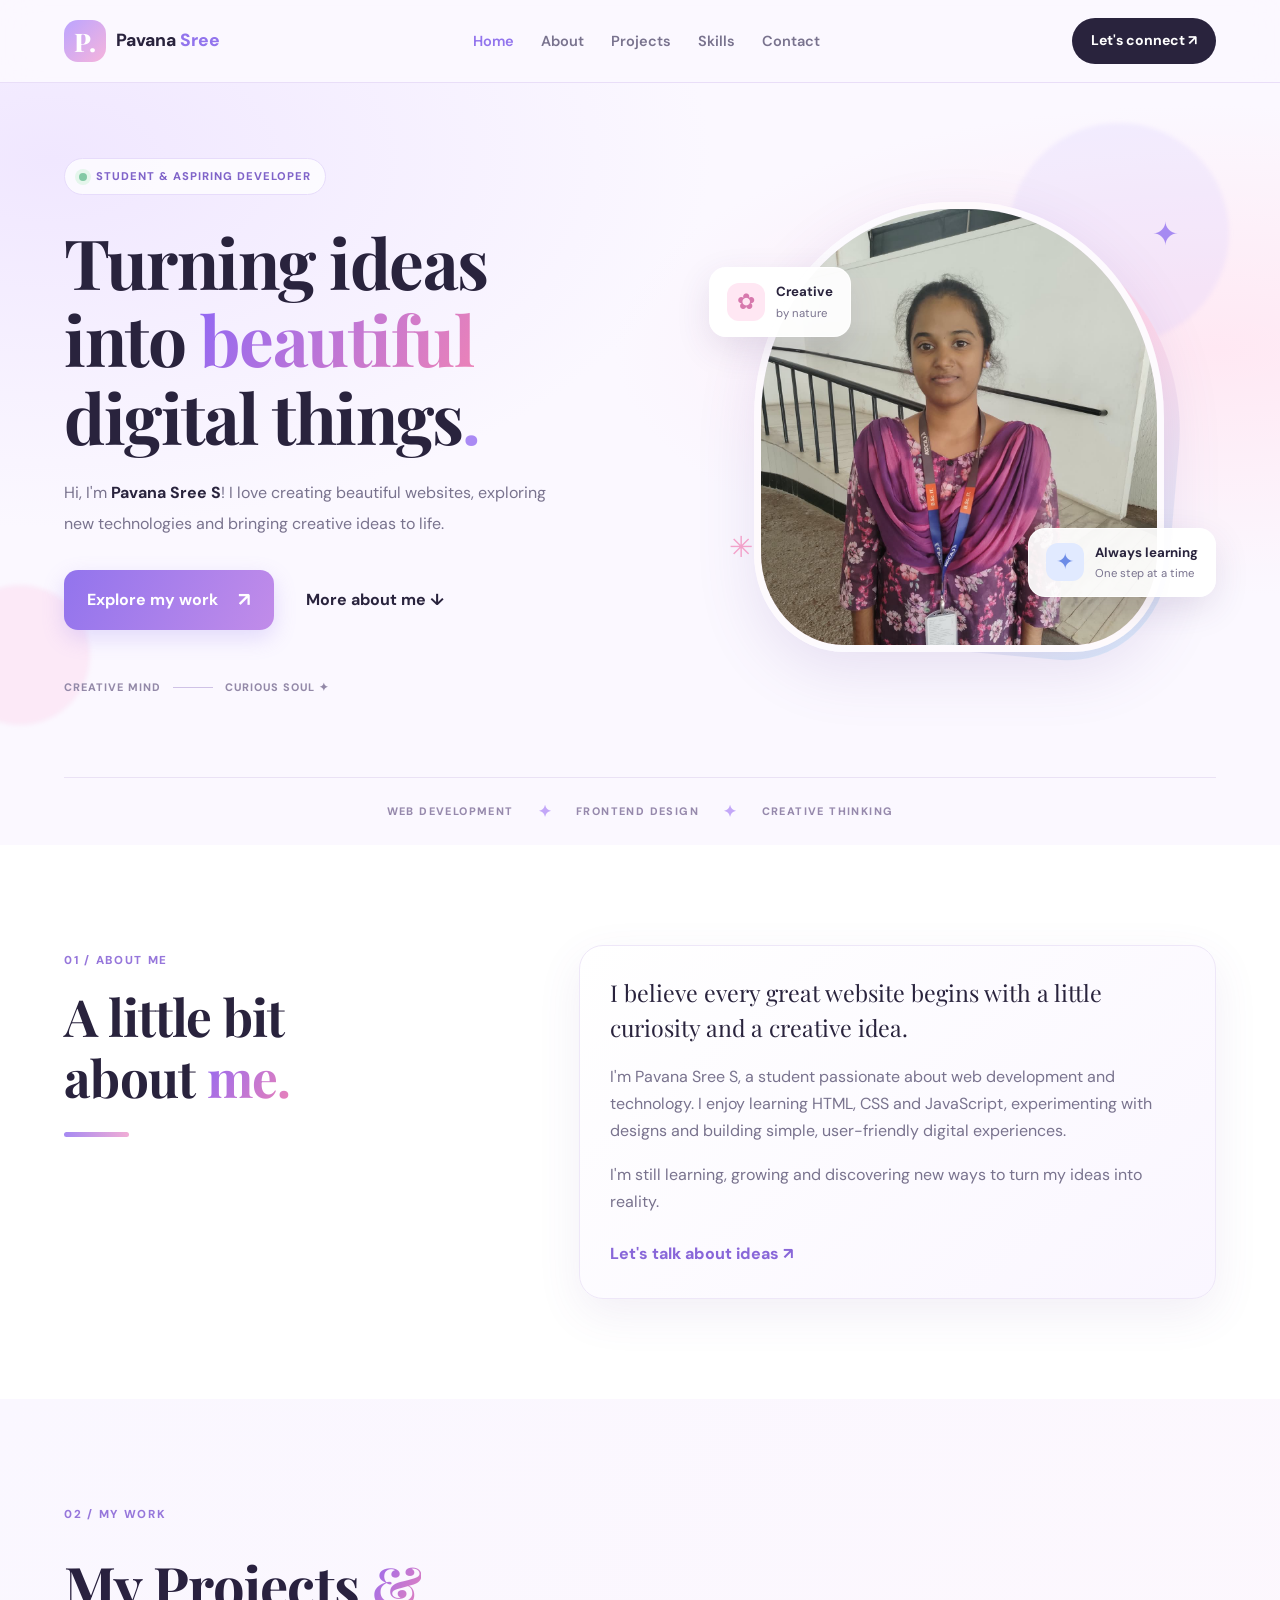
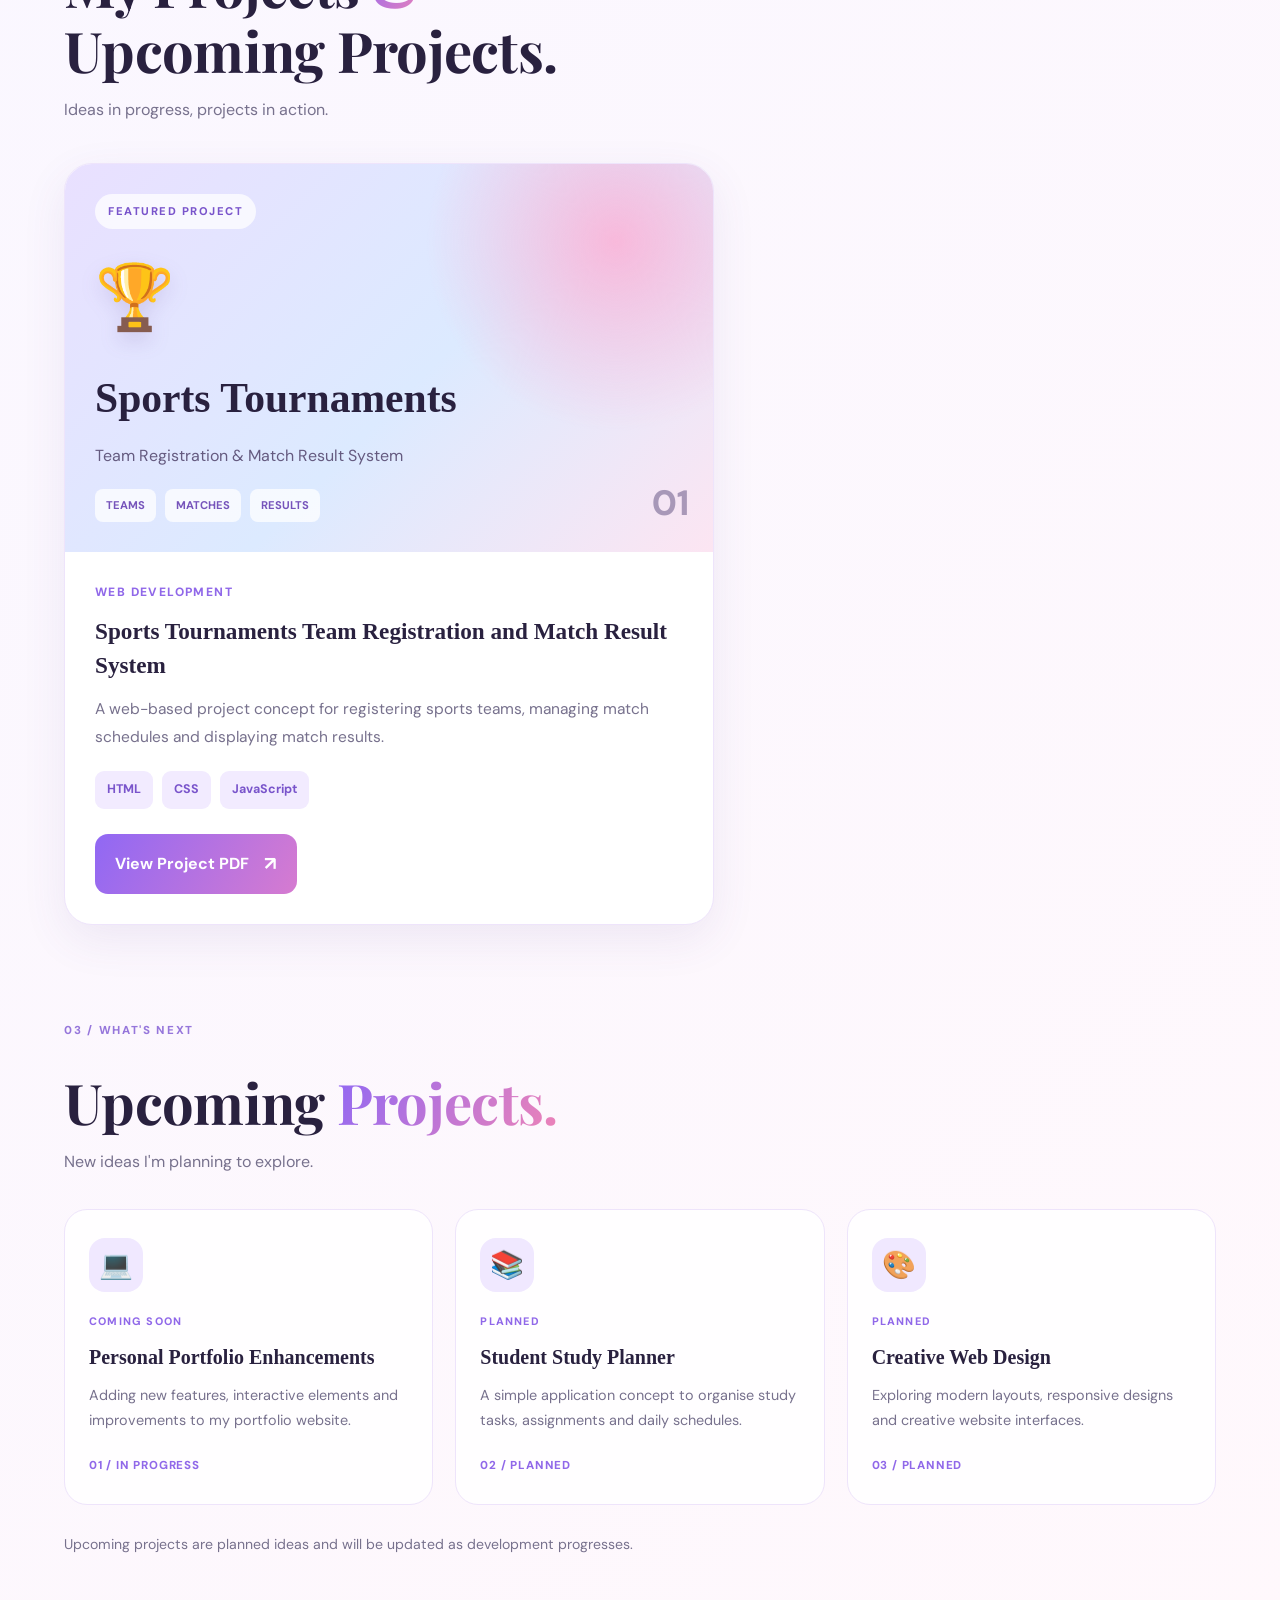
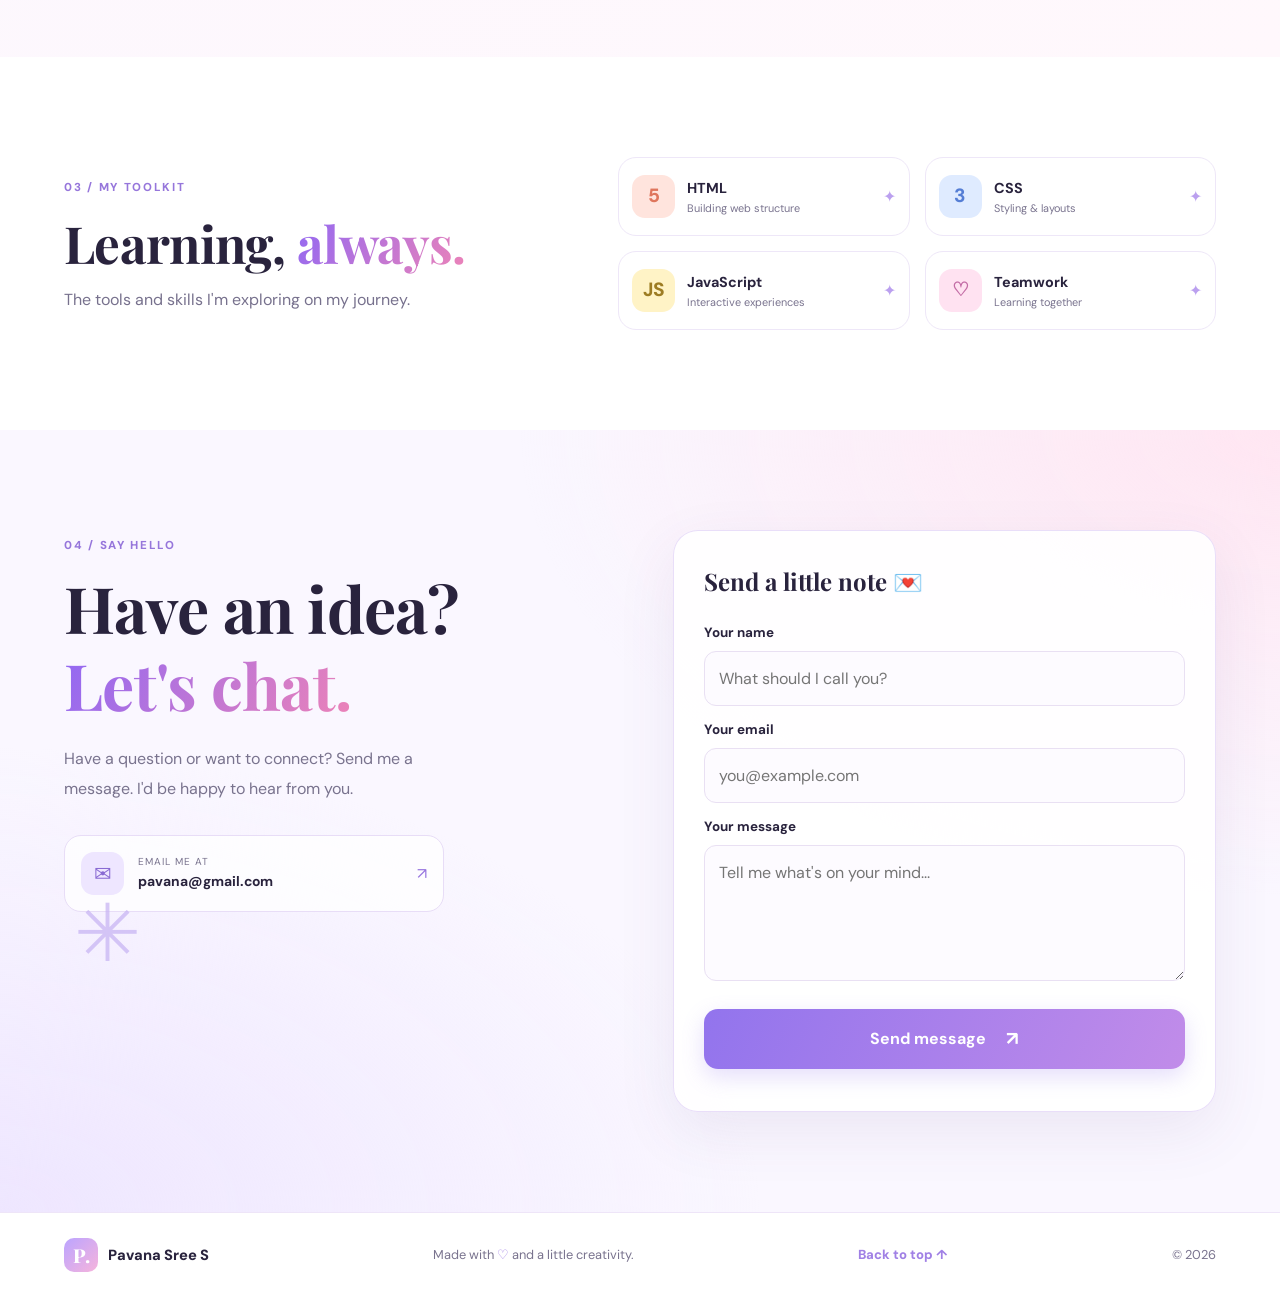
<file: portfolio/index.html>
<!DOCTYPE html>
<html lang="en">
<head>
    <meta charset="UTF-8">
    <meta name="viewport" content="width=device-width, initial-scale=1.0">
    <meta name="description" content="Pavana Sree S - Creative Web Developer Portfolio">
    <title>Pavana Sree S | Creative Portfolio</title>
    <link rel="stylesheet" href="style.css">
    <script src="script.js" defer></script>
</head>
<body>

    <!-- Navigation -->
    <header class="header">
        <nav class="navbar container">
            <a href="#home" class="logo">
                <span class="logo-icon">P.</span>
                <span>Pavana<span class="logo-light">Sree</span></span>
            </a>

            <button class="menu-toggle" id="menuToggle"
                    aria-label="Open menu" aria-expanded="false">☰</button>

            <ul class="nav-links" id="navLinks">
                <li><a href="#home" class="active">Home</a></li>
                <li><a href="#about">About</a></li>
                <li><a href="#projects">Projects</a></li>
                <li><a href="#skills">Skills</a></li>
                <li><a href="#contact">Contact</a></li>
            </ul>

            <a href="#contact" class="nav-cta">Let's connect ↗</a>
        </nav>
    </header>

    <main>
        <!-- Hero -->
        <section class="hero" id="home">
            <div class="blob blob-one"></div>
            <div class="blob blob-two"></div>

            <div class="container hero-grid">
                <div class="hero-text">
                    <div class="availability">
                        <span class="status-dot"></span>
                        STUDENT & ASPIRING DEVELOPER
                    </div>

                    <h1>
                        Turning ideas<br>
                        into <span class="gradient-text">beautiful</span><br>
                        digital things<span class="purple-dot">.</span>
                    </h1>

                    <p class="hero-description">
                        Hi, I'm <strong>Pavana Sree S</strong>! I love creating
                        beautiful websites, exploring new technologies and
                        bringing creative ideas to life.
                    </p>

                    <div class="hero-buttons">
                        <a href="#projects" class="primary-btn">
                            Explore my work <span>↗</span>
                        </a>
                        <a href="#about" class="secondary-btn">More about me ↓</a>
                    </div>

                    <div class="hero-social">
                        <span>CREATIVE MIND</span>
                        <span class="social-line"></span>
                        <span>CURIOUS SOUL ✦</span>
                    </div>
                </div>

                <div class="hero-visual">
                    <div class="photo-backdrop"></div>
                    <div class="photo-frame">
                        <img src="portfolio image.jpeg"
                             alt="Pavana Sree S"
                             class="profile-photo"
                             onerror="this.style.display='none';document.getElementById('photoFallback').hidden=false;">

                        <div class="photo-fallback" id="photoFallback" hidden>
                            <span>PS</span>
                            <p>Add your profile photo</p>
                        </div>
                    </div>

                    <div class="floating-card card-top">
                        <span class="float-icon">✿</span>
                        <div>
                            <strong>Creative</strong>
                            <small>by nature</small>
                        </div>
                    </div>

                    <div class="floating-card card-bottom">
                        <span class="float-icon blue-icon">✦</span>
                        <div>
                            <strong>Always learning</strong>
                            <small>One step at a time</small>
                        </div>
                    </div>

                    <span class="sparkle sparkle-one">✦</span>
                    <span class="sparkle sparkle-two">✳</span>
                </div>
            </div>

            <div class="hero-bottom container">
                <span>WEB DEVELOPMENT</span>
                <span>✦</span>
                <span>FRONTEND DESIGN</span>
                <span>✦</span>
                <span>CREATIVE THINKING</span>
            </div>
        </section>

        <!-- About -->
        <section class="section about-section" id="about">
            <div class="container about-grid">
                <div class="section-intro">
                    <span class="section-tag">01 / ABOUT ME</span>
                    <h2>A little bit<br>about <span class="gradient-text">me.</span></h2>
                    <div class="deco-line"></div>
                </div>

                <div class="about-content">
                    <p class="about-lead">
                        I believe every great website begins with a little
                        curiosity and a creative idea.
                    </p>
                    <p>
                        I'm Pavana Sree S, a student passionate about web
                        development and technology. I enjoy learning HTML,
                        CSS and JavaScript, experimenting with designs and
                        building simple, user-friendly digital experiences.
                    </p>
                    <p>
                        I'm still learning, growing and discovering new ways
                        to turn my ideas into reality.
                    </p>

                    <a href="#contact" class="text-button">Let's talk about ideas ↗</a>
                </div>
            </div>
        </section>

        
<!-- PROJECTS & UPCOMING PROJECTS -->
<section class="section projects-section" id="projects">
    <div class="container">

        <div class="projects-heading">
            <div>
                <span class="section-tag">02 / MY WORK</span>
                <h2>My Projects <span class="gradient-text">&</span><br>
                    Upcoming Projects.</h2>
                <p class="section-subtitle">
                    Ideas in progress, projects in action.
                </p>
            </div>
        </div>

        <!-- COMPLETED / CURRENT PROJECT -->
        <div class="my-projects-grid">

            <article class="project-card sports-project">
                <div class="sports-project-art">
                    <span class="sports-label">FEATURED PROJECT</span>

                    <div class="sports-ball">🏆</div>

                    <h3>Sports Tournaments</h3>
                    <p>Team Registration & Match Result System</p>

                    <div class="sports-mini-tags">
                        <span>TEAMS</span>
                        <span>MATCHES</span>
                        <span>RESULTS</span>
                    </div>

                    <span class="sports-number">01</span>
                </div>

                <div class="project-info">
                    <div class="project-meta">WEB DEVELOPMENT</div>

                    <h3>
                        Sports Tournaments Team Registration
                        and Match Result System
                    </h3>

                    <p>
                        A web-based project concept for registering sports
                        teams, managing match schedules and displaying match results.
                    </p>

                    <div class="project-tech">
                        <span>HTML</span>
                        <span>CSS</span>
                        <span>JavaScript</span>
                    </div>

                    <a href="sports-tournament-project.pdf"
                       class="project-pdf-link"
                       target="_blank"
                       rel="noopener">
                        View Project PDF <span>↗</span>
                    </a>
                </div>
            </article>

        </div>

        <!-- UPCOMING PROJECTS -->
        <div class="upcoming-heading">
            <span class="section-tag">03 / WHAT'S NEXT</span>
            <h2>Upcoming <span class="gradient-text">Projects.</span></h2>
            <p class="section-subtitle">
                New ideas I'm planning to explore.
            </p>
        </div>

        <div class="upcoming-grid">

            <article class="upcoming-card">
                <span class="upcoming-icon">💻</span>
                <span class="upcoming-status">COMING SOON</span>
                <h3>Personal Portfolio Enhancements</h3>
                <p>
                    Adding new features, interactive elements and
                    improvements to my portfolio website.
                </p>
                <span class="upcoming-arrow">01 / IN PROGRESS</span>
            </article>

            <article class="upcoming-card">
                <span class="upcoming-icon">📚</span>
                <span class="upcoming-status">PLANNED</span>
                <h3>Student Study Planner</h3>
                <p>
                    A simple application concept to organise study tasks,
                    assignments and daily schedules.
                </p>
                <span class="upcoming-arrow">02 / PLANNED</span>
            </article>

            <article class="upcoming-card">
                <span class="upcoming-icon">🎨</span>
                <span class="upcoming-status">PLANNED</span>
                <h3>Creative Web Design</h3>
                <p>
                    Exploring modern layouts, responsive designs and
                    creative website interfaces.
                </p>
                <span class="upcoming-arrow">03 / PLANNED</span>
            </article>

        </div>

        <p class="project-note">
            Upcoming projects are planned ideas and will be updated as
            development progresses.
        </p>

    </div>
</section>

        <!-- Skills -->
        <section class="section skills-section" id="skills">
            <div class="container skills-layout">
                <div>
                    <span class="section-tag">03 / MY TOOLKIT</span>
                    <h2>Learning, <span class="gradient-text">always.</span></h2>
                    <p class="section-subtitle">
                        The tools and skills I'm exploring on my journey.
                    </p>
                </div>

                <div class="skills-grid">
                    <div class="skill-card">
                        <span class="skill-symbol html-symbol">5</span>
                        <div><h3>HTML</h3><p>Building web structure</p></div>
                        <span class="skill-star">✦</span>
                    </div>
                    <div class="skill-card">
                        <span class="skill-symbol css-symbol">3</span>
                        <div><h3>CSS</h3><p>Styling & layouts</p></div>
                        <span class="skill-star">✦</span>
                    </div>
                    <div class="skill-card">
                        <span class="skill-symbol js-symbol">JS</span>
                        <div><h3>JavaScript</h3><p>Interactive experiences</p></div>
                        <span class="skill-star">✦</span>
                    </div>
                    <div class="skill-card">
                        <span class="skill-symbol team-symbol">♡</span>
                        <div><h3>Teamwork</h3><p>Learning together</p></div>
                        <span class="skill-star">✦</span>
                    </div>
                </div>
            </div>
        </section>

        <!-- Contact -->
        <section class="section contact-section" id="contact">
            <div class="container contact-grid">
                <div class="contact-copy">
                    <span class="section-tag">04 / SAY HELLO</span>
                    <h2>Have an idea?<br><span class="gradient-text">Let's chat.</span></h2>
                    <p>
                        Have a question or want to connect? Send me a message.
                        I'd be happy to hear from you.
                    </p>

                    <a href="mailto:pavana@gmail.com" class="email-card">
                        <span class="email-icon">✉</span>
                        <span>
                            <small>EMAIL ME AT</small>
                            <strong>pavana@gmail.com</strong>
                        </span>
                        <span class="email-arrow">↗</span>
                    </a>

                    <div class="contact-decoration">✳</div>
                </div>

                <form class="contact-form" id="contactForm">
                    <h3>Send a little note 💌</h3>

                    <label for="name">Your name</label>
                    <input type="text" id="name" name="name"
                           placeholder="What should I call you?" required>

                    <label for="email">Your email</label>
                    <input type="email" id="email" name="email"
                           placeholder="you@example.com" required>

                    <label for="message">Your message</label>
                    <textarea id="message" name="message" rows="4"
                              placeholder="Tell me what's on your mind..." required></textarea>

                    <button type="submit" class="primary-btn submit-btn">
                        Send message <span>↗</span>
                    </button>

                    <p id="formMessage" role="status" aria-live="polite"></p>
                </form>
            </div>
        </section>
    </main>

    <footer class="footer">
        <div class="container footer-inner">
            <a href="#home" class="logo footer-logo">
                <span class="logo-icon">P.</span> Pavana Sree S
            </a>
            <p>Made with <span>♡</span> and a little creativity.</p>
            <a href="#home" class="back-home">Back to top ↑</a>
            <small>© <span id="year"></span></small>
        </div>
    </footer>

</body>
</html>
</file>
<file: portfolio/style.css>
@import url('https://fonts.googleapis.com/css2?family=DM+Sans:wght@400;500;600;700;800&family=Playfair+Display:wght@500;600;700;800&display=swap');

:root {
    --bg: #fbf8ff;
    --surface: #ffffff;
    --text: #29233d;
    --muted: #79738e;
    --purple: #9274ed;
    --pink: #f5a9d0;
    --blue: #a9d9f7;
    --border: #eee7f8;
    --soft-purple: #f0eaff;
    --shadow: 0 15px 45px rgba(107, 78, 155, 0.09);
}

* {
    margin: 0;
    padding: 0;
    box-sizing: border-box;
    scroll-behavior: smooth;
}

body {
    font-family: 'DM Sans', sans-serif;
    color: var(--text);
    background: var(--bg);
    line-height: 1.7;
    overflow-x: hidden;
    transition: background .3s, color .3s;
}

a {
    text-decoration: none;
    color: inherit;
}

button, input, textarea {
    font: inherit;
}

button, a {
    -webkit-tap-highlight-color: transparent;
}

button:focus-visible, a:focus-visible,
input:focus-visible, textarea:focus-visible {
    outline: 3px solid var(--purple);
    outline-offset: 4px;
}

.container {
    width: min(1160px, 90%);
    margin: auto;
}

.section {
    padding: 100px 0;
    scroll-margin-top: 85px;
}

/* NAVIGATION */
.header {
    position: sticky;
    top: 0;
    z-index: 100;
    background: rgba(251, 248, 255, .88);
    backdrop-filter: blur(18px);
    border-bottom: 1px solid rgba(224, 210, 245, .65);
}

.navbar {
    min-height: 82px;
    display: flex;
    align-items: center;
    justify-content: space-between;
    gap: 25px;
}

.logo {
    display: inline-flex;
    align-items: center;
    gap: 10px;
    font-weight: 800;
    font-size: 1.1rem;
    white-space: nowrap;
}

.logo-icon {
    display: grid;
    place-items: center;
    width: 42px;
    height: 42px;
    border-radius: 14px;
    background: linear-gradient(135deg, #bba4ff, #f6b4dc);
    color: white;
    font-family: 'Playfair Display', serif;
    font-size: 1.6rem;
}

.logo-light {
    color: var(--purple);
    margin-left: 4px;
}

.nav-links {
    list-style: none;
    display: flex;
    align-items: center;
    gap: 27px;
}

.nav-links a {
    color: var(--muted);
    font-size: .91rem;
    font-weight: 600;
    transition: color .2s;
}

.nav-links a:hover,
.nav-links a.active {
    color: var(--purple);
}

.nav-cta {
    padding: 11px 19px;
    border-radius: 30px;
    background: var(--text);
    color: white;
    font-size: .88rem;
    font-weight: 700;
    transition: transform .2s, background .2s;
}

.nav-cta:hover {
    background: var(--purple);
    transform: translateY(-2px);
}

.menu-toggle {
    display: none;
    border: 1px solid var(--border);
    background: white;
    color: var(--text);
    padding: 8px 12px;
    border-radius: 10px;
    cursor: pointer;
}

/* HERO */
.hero {
    position: relative;
    padding: 75px 0 0;
    overflow: hidden;
    background:
        radial-gradient(ellipse at 4% 10%, #f0e7ff 0, transparent 38%),
        radial-gradient(ellipse at 95% 35%, #ffe8f3 0, transparent 35%),
        var(--bg);
}

.blob {
    position: absolute;
    border-radius: 50%;
    filter: blur(2px);
    pointer-events: none;
    animation: float 7s ease-in-out infinite;
}

.blob-one {
    width: 220px;
    height: 220px;
    top: 40px;
    right: 4%;
    background: rgba(210, 193, 255, .2);
}

.blob-two {
    width: 140px;
    height: 140px;
    bottom: 120px;
    left: -50px;
    background: rgba(255, 184, 220, .22);
    animation-delay: -3s;
}

.hero-grid {
    position: relative;
    z-index: 1;
    display: grid;
    grid-template-columns: 1.1fr .9fr;
    align-items: center;
    gap: 55px;
    padding-bottom: 80px;
}

.availability {
    display: inline-flex;
    align-items: center;
    gap: 9px;
    padding: 8px 14px;
    border: 1px solid #e7dcfb;
    background: rgba(255, 255, 255, .75);
    border-radius: 30px;
    color: #8064c9;
    font-size: .7rem;
    font-weight: 800;
    letter-spacing: 1px;
}

.status-dot {
    width: 8px;
    height: 8px;
    border-radius: 50%;
    background: #83c9a5;
    box-shadow: 0 0 0 4px #e5f6ec;
}

.hero h1 {
    font-family: 'Playfair Display', Georgia, serif;
    font-size: clamp(3rem, 5.4vw, 5.1rem);
    line-height: 1.12;
    letter-spacing: -1.5px;
    margin: 28px 0 22px;
}

.gradient-text {
    background: linear-gradient(110deg, #9372eb 5%, #d77fbd 53%, #e89cae 100%);
    -webkit-background-clip: text;
    background-clip: text;
    color: transparent;
}

.purple-dot {
    color: #aa8af4;
}

.hero-description {
    max-width: 490px;
    color: var(--muted);
    font-size: 1rem;
    line-height: 1.95;
}

.hero-description strong {
    color: var(--text);
}

.hero-buttons {
    display: flex;
    align-items: center;
    flex-wrap: wrap;
    gap: 15px;
    margin-top: 30px;
}

.primary-btn {
    display: inline-flex;
    align-items: center;
    justify-content: center;
    gap: 20px;
    padding: 14px 23px;
    border: 0;
    border-radius: 14px;
    background: linear-gradient(115deg, #9274ed, #c18ce9);
    color: white;
    font-weight: 700;
    cursor: pointer;
    box-shadow: 0 8px 22px rgba(146, 116, 237, .24);
    transition: transform .25s, box-shadow .25s;
}

.primary-btn:hover {
    transform: translateY(-4px);
    box-shadow: 0 13px 28px rgba(146, 116, 237, .3);
}

.primary-btn span {
    font-size: 1.2rem;
}

.secondary-btn {
    padding: 12px 17px;
    border-radius: 12px;
    color: var(--text);
    font-weight: 700;
    transition: background .2s;
}

.secondary-btn:hover {
    background: #f0eaff;
}

.hero-social {
    display: flex;
    align-items: center;
    gap: 12px;
    margin-top: 48px;
    font-size: .68rem;
    font-weight: 800;
    letter-spacing: 1px;
    color: #9389a8;
}

.social-line {
    width: 40px;
    height: 1px;
    background: #cfc2e6;
}

/* PROFILE PHOTO */
.hero-visual {
    position: relative;
    width: min(100%, 430px);
    height: 450px;
    justify-self: center;
    animation: rise .8s ease both;
}

.photo-backdrop {
    position: absolute;
    inset: 25px 5px 0 25px;
    border-radius: 48% 48% 25% 25%;
    transform: rotate(5deg);
    background: linear-gradient(140deg, #e6dcff, #ffd9eb, #d8efff);
}

.photo-frame {
    position: absolute;
    inset: 0 20px 0 0;
    overflow: hidden;
    border: 7px solid rgba(255, 255, 255, .8);
    border-radius: 48% 48% 22% 22%;
    background: linear-gradient(145deg, #f2eaff, #fbe5f0);
    box-shadow: 0 20px 60px rgba(116, 85, 163, .14);
}

.profile-photo {
    width: 100%;
    height: 100%;
    display: block;
    object-fit: cover;
    object-position: center top;
}

.photo-fallback {
    width: 100%;
    height: 100%;
    align-items: center;
    justify-content: center;
    flex-direction: column;
    background: linear-gradient(135deg, #e4d9ff, #ffdfef);
    color: #6f58ad;
}

.photo-fallback:not([hidden]) {
    display: flex;
}

.photo-fallback span {
    font-family: 'Playfair Display', serif;
    font-size: 5rem;
}

.floating-card {
    position: absolute;
    z-index: 2;
    display: flex;
    align-items: center;
    gap: 11px;
    padding: 13px 17px;
    background: rgba(255, 255, 255, .93);
    border: 1px solid rgba(255, 255, 255, .8);
    border-radius: 17px;
    box-shadow: 0 12px 35px rgba(73, 53, 111, .12);
    animation: float 5s ease-in-out infinite;
}

.card-top {
    top: 65px;
    left: -45px;
}

.card-bottom {
    right: -32px;
    bottom: 55px;
    animation-delay: -2s;
}

.float-icon {
    display: grid;
    place-items: center;
    width: 38px;
    height: 38px;
    background: #ffe7f3;
    color: #d779ad;
    border-radius: 12px;
    font-size: 1.4rem;
}

.blue-icon {
    background: #e1eaff;
    color: #6c8ce7;
}

.floating-card strong,
.floating-card small {
    display: block;
}

.floating-card strong {
    font-size: .83rem;
}

.floating-card small {
    color: var(--muted);
    font-size: .71rem;
}

.sparkle {
    position: absolute;
    z-index: 2;
    color: #a68af2;
    font-size: 2rem;
    animation: twinkle 2s ease-in-out infinite alternate;
}

.sparkle-one {
    top: 5px;
    right: 5px;
}

.sparkle-two {
    left: -25px;
    bottom: 80px;
    color: #f2a1ca;
    font-size: 1.8rem;
    animation-delay: .5s;
}

.hero-bottom {
    display: flex;
    justify-content: center;
    align-items: center;
    flex-wrap: wrap;
    gap: 24px;
    padding: 20px 0;
    border-top: 1px solid #eae2f5;
    color: #9689ac;
    font-size: .68rem;
    font-weight: 800;
    letter-spacing: 1.4px;
}

.hero-bottom span:nth-child(even) {
    color: #c3a7f8;
    font-size: 1rem;
}

/* SHARED SECTION HEADINGS */
.section-tag {
    display: inline-block;
    margin-bottom: 15px;
    color: #9676db;
    font-size: .72rem;
    font-weight: 800;
    letter-spacing: 1.7px;
}

.section h2 {
    font-family: 'Playfair Display', Georgia, serif;
    font-size: clamp(2.3rem, 4vw, 3.6rem);
    line-height: 1.2;
    letter-spacing: -.7px;
}

.section-subtitle {
    margin-top: 12px;
    color: var(--muted);
}

.deco-line {
    width: 65px;
    height: 5px;
    border-radius: 5px;
    margin-top: 24px;
    background: linear-gradient(90deg, #a68af2, #f1add5);
}

/* ABOUT */
.about-section {
    background: #fff;
}

.about-grid {
    display: grid;
    grid-template-columns: .8fr 1.2fr;
    gap: 90px;
    align-items: start;
}

.about-content {
    padding: 30px;
    border: 1px solid var(--border);
    border-radius: 24px;
    background: linear-gradient(140deg, #fff, #faf6ff);
    box-shadow: var(--shadow);
}

.about-content p {
    color: var(--muted);
    margin-bottom: 17px;
}

.about-content .about-lead {
    color: var(--text);
    font-family: 'Playfair Display', Georgia, serif;
    font-size: 1.45rem;
    line-height: 1.5;
}

.text-button {
    display: inline-block;
    margin-top: 8px;
    color: #8967d9;
    font-weight: 800;
}

.text-button:hover {
    color: #c56cb1;
}

/* PROJECTS */
.projects-section {
    background:
        radial-gradient(ellipse at 90% 0%, #f6eaff 0, transparent 35%),
        #f9f6ff;
}

.projects-heading {
    display: flex;
    align-items: end;
    justify-content: space-between;
    flex-wrap: wrap;
    gap: 25px;
    margin-bottom: 40px;
}

.filters {
    display: flex;
    gap: 8px;
    flex-wrap: wrap;
}

.filter-btn {
    padding: 9px 19px;
    border: 1px solid #e6dcf5;
    border-radius: 30px;
    color: var(--muted);
    background: rgba(255, 255, 255, .8);
    cursor: pointer;
    transition: all .2s;
}

.filter-btn:hover,
.filter-btn.active {
    background: #9274ed;
    color: white;
    border-color: #9274ed;
    box-shadow: 0 5px 15px rgba(146, 116, 237, .2);
}

.projects-grid {
    display: grid;
    grid-template-columns: repeat(3, minmax(0, 1fr));
    gap: 23px;
    align-items: start;
}

.project-card {
    min-width: 0;
    overflow: hidden;
    border: 1px solid #eee6f8;
    border-radius: 23px;
    background: white;
    box-shadow: 0 8px 24px rgba(98, 74, 130, .04);
    transition: transform .3s, box-shadow .3s;
}

.project-card:hover {
    transform: translateY(-8px);
    box-shadow: 0 20px 45px rgba(98, 74, 130, .12);
}

.project-card[hidden] {
    display: none;
}

.project-art {
    position: relative;
    display: grid;
    place-items: center;
    height: 245px;
    padding: 22px;
    overflow: hidden;
}

.art-pink {
    background: linear-gradient(140deg, #ffe7f2, #f9d7e6);
}

.art-blue {
    background: linear-gradient(140deg, #e0edff, #d2e6ff);
}

.art-lilac {
    background: linear-gradient(140deg, #eee5ff, #e0d5ff);
}

.recipe-mock,
.study-mock,
.travel-mock {
    position: relative;
    width: 100%;
    height: 100%;
    overflow: hidden;
    padding: 17px;
    border: 1px solid rgba(255, 255, 255, .9);
    border-radius: 16px;
    background: rgba(255, 255, 255, .83);
    box-shadow: 0 10px 25px rgba(79, 57, 114, .06);
}

.mock-top {
    display: flex;
    justify-content: space-between;
    color: #7953ac;
    font-size: .85rem;
    font-weight: 800;
}

.recipe-mock > p {
    margin-top: 15px;
    font-family: 'Playfair Display', serif;
    font-size: 1.2rem;
    font-weight: 700;
}

.recipe-food {
    text-align: center;
    padding: 10px 0;
    font-size: 2.7rem;
}

.mock-chips {
    display: flex;
    gap: 5px;
    flex-wrap: wrap;
}

.mock-chips span {
    padding: 4px 8px;
    border-radius: 20px;
    background: #ffebf4;
    color: #b46490;
    font-size: .65rem;
}

.art-number {
    position: absolute;
    right: 14px;
    bottom: 9px;
    color: rgba(80, 60, 110, .45);
    font-size: .7rem;
    font-weight: 800;
}

.study-label,
.travel-label {
    color: #7789d0;
    font-size: .65rem;
    font-weight: 800;
    letter-spacing: 1.4px;
}

.study-mock h4,
.travel-mock h4 {
    margin: 9px 0;
    font-family: 'Playfair Display', serif;
    font-size: 1.55rem;
    line-height: 1.2;
}

.task {
    margin-top: 7px;
    padding: 5px 9px;
    border-radius: 7px;
    background: #f0f4ff;
    color: #6178b9;
    font-size: .72rem;
}

.task-one {
    background: #e3f6ec;
    color: #4b9a78;
}

.travel-label {
    color: #9974cc;
}

.travel-mock h4 {
    color: #5d4988;
    font-size: 1.7rem;
}

.travel-scene {
    position: absolute;
    right: 8px;
    bottom: 2px;
    font-size: 2.8rem;
}

.project-info {
    padding: 22px;
}

.project-meta {
    color: #a184d8;
    font-size: .64rem;
    font-weight: 800;
    letter-spacing: 1.2px;
}

.project-info h3 {
    display: flex;
    align-items: center;
    justify-content: space-between;
    gap: 10px;
    margin: 7px 0;
    font-family: 'Playfair Display', Georgia, serif;
    font-size: 1.35rem;
}

.project-info h3 span {
    color: #a38ae0;
    font-family: 'DM Sans', sans-serif;
    font-size: 1.1rem;
}

.project-info > p {
    color: var(--muted);
    font-size: .87rem;
}

.project-bottom {
    display: flex;
    align-items: center;
    gap: 7px;
    flex-wrap: wrap;
    margin-top: 17px;
}

.project-bottom > span {
    padding: 5px 9px;
    border-radius: 7px;
    background: #f4efff;
    color: #8164c3;
    font-size: .68rem;
    font-weight: 800;
}

.details-btn {
    display: grid;
    place-items: center;
    width: 32px;
    height: 32px;
    margin-left: auto;
    border: 0;
    border-radius: 50%;
    background: #f9e8f3;
    color: #b36c9c;
    font-size: 1.3rem;
    cursor: pointer;
    transition: transform .2s, background .2s;
}

.details-btn:hover {
    background: #eedfff;
    transform: rotate(45deg);
}

.project-info .extra-details {
    margin-top: 14px;
    padding-top: 12px;
    border-top: 1px solid var(--border);
    font-size: .84rem;
}

.project-note {
    margin-top: 22px;
    color: var(--muted);
    font-size: .82rem;
}

/* SKILLS */
.skills-section {
    background: white;
}

.skills-layout {
    display: grid;
    grid-template-columns: .9fr 1.1fr;
    gap: 65px;
    align-items: center;
}

.skills-grid {
    display: grid;
    grid-template-columns: repeat(2, minmax(0, 1fr));
    gap: 15px;
}

.skill-card {
    display: flex;
    align-items: center;
    gap: 12px;
    min-width: 0;
    padding: 17px 13px;
    border: 1px solid var(--border);
    border-radius: 18px;
    background: #fff;
    transition: transform .25s, box-shadow .25s;
}

.skill-card:hover {
    transform: translateY(-5px);
    box-shadow: var(--shadow);
}

.skill-symbol {
    display: grid;
    place-items: center;
    flex-shrink: 0;
    width: 43px;
    height: 43px;
    border-radius: 13px;
    font-size: 1.2rem;
    font-weight: 800;
}

.html-symbol {
    background: #ffe4dd;
    color: #df765d;
}

.css-symbol {
    background: #dfebff;
    color: #557ed5;
}

.js-symbol {
    background: #fff3c6;
    color: #9d7c23;
}

.team-symbol {
    background: #ffe2f1;
    color: #c36ca5;
}

.skill-card h3 {
    font-size: .9rem;
}

.skill-card p {
    color: var(--muted);
    font-size: .68rem;
    line-height: 1.5;
}

.skill-star {
    margin-left: auto;
    color: #bba0ef;
}

/* CONTACT */
.contact-section {
    position: relative;
    overflow: hidden;
    background:
        radial-gradient(ellipse at 0% 100%, #eee6ff 0, transparent 42%),
        radial-gradient(ellipse at 100% 0%, #ffe6f2 0, transparent 42%),
        #faf7ff;
}

.contact-grid {
    display: grid;
    grid-template-columns: 1fr 1fr;
    gap: 65px;
    align-items: start;
}

.contact-copy {
    position: relative;
}

.contact-copy h2 {
    font-size: clamp(2.8rem, 5vw, 4rem);
    margin-bottom: 20px;
}

.contact-copy > p {
    max-width: 420px;
    color: var(--muted);
    line-height: 1.9;
}

.email-card {
    display: flex;
    align-items: center;
    gap: 14px;
    margin-top: 30px;
    padding: 16px;
    max-width: 380px;
    border: 1px solid #e8ddf7;
    border-radius: 17px;
    background: rgba(255, 255, 255, .8);
    transition: transform .2s, box-shadow .2s;
}

.email-card:hover {
    transform: translateY(-4px);
    box-shadow: var(--shadow);
}

.email-icon {
    display: grid;
    place-items: center;
    flex-shrink: 0;
    width: 43px;
    height: 43px;
    border-radius: 13px;
    background: #eee6ff;
    color: #896ad3;
    font-size: 1.3rem;
}

.email-card small,
.email-card strong {
    display: block;
}

.email-card small {
    color: var(--muted);
    font-size: .63rem;
    letter-spacing: 1px;
}

.email-card strong {
    font-size: .87rem;
    overflow-wrap: anywhere;
}

.email-arrow {
    margin-left: auto;
    color: #9674df;
}

.contact-decoration {
    position: absolute;
    bottom: -90px;
    left: 10px;
    color: #c6b2f3;
    font-size: 5rem;
    opacity: .7;
}

.contact-form {
    position: relative;
    padding: 30px;
    border: 1px solid rgba(231, 219, 249, .9);
    border-radius: 25px;
    background: rgba(255, 255, 255, .9);
    box-shadow: 0 20px 60px rgba(91, 65, 132, .09);
}

.contact-form h3 {
    margin-bottom: 20px;
    font-family: 'Playfair Display', serif;
    font-size: 1.5rem;
}

.contact-form label {
    display: block;
    margin: 13px 0 6px;
    font-size: .84rem;
    font-weight: 700;
}

.contact-form input,
.contact-form textarea {
    width: 100%;
    padding: 13px 14px;
    border: 1px solid #e9e0f3;
    border-radius: 12px;
    outline: none;
    color: var(--text);
    background: #fdfbff;
    transition: border .2s, box-shadow .2s;
}

.contact-form input:focus,
.contact-form textarea:focus {
    border-color: #a68af2;
    box-shadow: 0 0 0 4px #f0eaff;
}

.contact-form textarea {
    resize: vertical;
}

.submit-btn {
    width: 100%;
    margin-top: 19px;
}

#formMessage {
    margin-top: 12px;
    font-size: .83rem;
    color: #795dc1;
}

/* FOOTER */
.footer {
    padding: 25px 0;
    border-top: 1px solid #eee5f8;
    background: #fff;
}

.footer-inner {
    display: flex;
    align-items: center;
    justify-content: space-between;
    flex-wrap: wrap;
    gap: 15px;
}

.footer-logo {
    font-size: .92rem;
}

.footer-logo .logo-icon {
    width: 34px;
    height: 34px;
    font-size: 1.2rem;
    border-radius: 10px;
}

.footer-inner p,
.footer-inner small {
    color: var(--muted);
    font-size: .8rem;
}

.footer-inner p span,
.back-home {
    color: #a080e5;
}

.back-home {
    font-size: .82rem;
    font-weight: 800;
}

/* ANIMATIONS */
@keyframes float {
    0%, 100% { transform: translateY(0); }
    50% { transform: translateY(-12px); }
}

@keyframes rise {
    from { opacity: 0; transform: translateY(20px); }
    to { opacity: 1; transform: translateY(0); }
}

@keyframes twinkle {
    from { transform: scale(.85) rotate(-10deg); opacity: .6; }
    to { transform: scale(1.15) rotate(10deg); opacity: 1; }
}

/* TABLETS */
@media (max-width: 950px) {
    .navbar {
        gap: 15px;
    }

    .nav-links {
        gap: 15px;
    }

    .hero-grid {
        gap: 30px;
    }

    .hero h1 {
        font-size: clamp(2.8rem, 5.8vw, 4.2rem);
    }

    .hero-visual {
        height: 390px;
    }

    .projects-grid {
        grid-template-columns: repeat(2, minmax(0, 1fr));
    }

    .about-grid,
    .skills-layout,
    .contact-grid {
        gap: 35px;
    }

    .card-top {
        left: -20px;
    }

    .card-bottom {
        right: -10px;
    }
}

/* MOBILE */
@media (max-width: 650px) {
    .container {
        width: 90%;
    }

    .section {
        padding: 65px 0;
    }

    .navbar {
        min-height: 72px;
        flex-wrap: wrap;
        gap: 10px;
    }

    .logo {
        font-size: 1rem;
    }

    .logo-icon {
        width: 36px;
        height: 36px;
    }

    .menu-toggle {
        display: block;
        margin-left: auto;
    }

    .nav-cta {
        display: none;
    }

    .nav-links {
        order: 4;
        display: none;
        width: 100%;
        flex-direction: column;
        align-items: stretch;
        gap: 0;
        padding: 8px 0 12px;
        border-top: 1px solid var(--border);
    }

    .nav-links.open {
        display: flex;
    }

    .nav-links a {
        display: block;
        padding: 10px 5px;
    }

    .hero {
        padding-top: 40px;
    }

    .hero-grid {
        grid-template-columns: 1fr;
        gap: 45px;
        padding-bottom: 50px;
    }

    .hero-text {
        order: 1;
    }

    .hero-visual {
        order: 0;
        width: min(90%, 330px);
        height: 330px;
    }

    .hero h1 {
        font-size: clamp(2.8rem, 11vw, 4rem);
        margin: 22px 0 18px;
    }

    .hero-description {
        font-size: .95rem;
    }

    .hero-social {
        margin-top: 32px;
        font-size: .58rem;
        gap: 8px;
    }

    .hero-bottom {
        gap: 10px;
        font-size: .57rem;
        letter-spacing: .7px;
    }

    .floating-card {
        padding: 9px 12px;
    }

    .card-top {
        top: 35px;
        left: -20px;
    }

    .card-bottom {
        right: -18px;
        bottom: 30px;
    }

    .float-icon {
        width: 32px;
        height: 32px;
    }

    .about-grid,
    .skills-layout,
    .contact-grid {
        grid-template-columns: 1fr;
        gap: 30px;
    }

    .about-content {
        padding: 23px;
    }

    .projects-heading {
        align-items: start;
        flex-direction: column;
        margin-bottom: 28px;
    }

    .projects-grid {
        grid-template-columns: 1fr;
        gap: 22px;
    }

    .project-art {
        height: 245px;
    }

    .skills-grid {
        gap: 10px;
    }

    .skill-card {
        padding: 13px 10px;
        gap: 9px;
    }

    .skill-symbol {
        width: 36px;
        height: 36px;
        border-radius: 10px;
    }

    .skill-card h3 {
        font-size: .83rem;
    }

    .skill-card p {
        font-size: .63rem;
    }

    .skill-star {
        display: none;
    }

    .contact-form {
        padding: 23px;
    }

    .contact-decoration {
        display: none;
    }

    .footer-inner {
        justify-content: center;
        flex-direction: column;
        text-align: center;
    }
}

@media (max-width: 370px) {
    .hero h1 {
        font-size: 2.5rem;
    }

    .availability {
        font-size: .58rem;
    }

    .hero-buttons {
        align-items: stretch;
        flex-direction: column;
    }

    .secondary-btn {
        text-align: center;
    }

    .skills-grid {
        grid-template-columns: 1fr;
    }

    .filters {
        gap: 5px;
    }

    .filter-btn {
        padding: 8px 14px;
    }
}

/* ACCESSIBILITY */
@media (prefers-reduced-motion: reduce) {
    *, *::before, *::after {
        scroll-behavior: auto !important;
        animation: none !important;
        transition: none !important;
    }
}

/* ===== NEW PROJECTS DESIGN ===== */

.projects-section {
    background: linear-gradient(135deg, #faf7ff, #fff8fc);
    padding: 100px 0;
}

.projects-heading {
    margin-bottom: 38px;
}

.projects-heading h2,
.upcoming-heading h2 {
    color: #29213f;
    font-size: clamp(2.2rem, 5vw, 3.5rem);
    line-height: 1.15;
    margin: 14px 0;
}

.gradient-text {
    background: linear-gradient(120deg, #9068f4, #ed83b7);
    -webkit-background-clip: text;
    background-clip: text;
    color: transparent;
}

.section-subtitle {
    color: #77718d;
    font-size: 1rem;
    line-height: 1.8;
}

.my-projects-grid {
    display: grid;
    grid-template-columns: minmax(0, 650px);
    gap: 28px;
    margin-bottom: 90px;
}

.sports-project {
    overflow: hidden;
    background: #ffffff;
    border: 1px solid #eee4fb;
    border-radius: 28px;
    box-shadow: 0 15px 45px rgba(91, 64, 143, 0.09);
    transition: transform 0.3s ease, box-shadow 0.3s ease;
}

.sports-project:hover {
    transform: translateY(-7px);
    box-shadow: 0 22px 55px rgba(91, 64, 143, 0.15);
}

.sports-project-art {
    min-height: 300px;
    position: relative;
    overflow: hidden;
    padding: 30px;
    display: flex;
    flex-direction: column;
    justify-content: center;
    align-items: flex-start;
    background:
        radial-gradient(circle at 85% 20%, #f8b9db 0, transparent 30%),
        linear-gradient(135deg, #e9e0ff, #dceaff 55%, #fce5f2);
}

.sports-label {
    display: inline-block;
    padding: 8px 13px;
    border-radius: 30px;
    color: #7954cb;
    background: rgba(255, 255, 255, 0.75);
    font-size: 0.7rem;
    font-weight: 800;
    letter-spacing: 1.5px;
}

.sports-ball {
    margin-top: 15px;
    font-size: 4rem;
    filter: drop-shadow(0 8px 10px rgba(94, 65, 145, 0.16));
}

.sports-project-art h3 {
    color: #29213f;
    font-family: Georgia, serif;
    font-size: clamp(1.8rem, 4vw, 2.6rem);
    margin: 10px 0;
}

.sports-project-art > p {
    color: #655b80;
    font-size: 1rem;
    line-height: 1.6;
    margin: 0 0 20px;
}

.sports-mini-tags,
.project-tech {
    display: flex;
    flex-wrap: wrap;
    gap: 9px;
}

.sports-mini-tags span {
    padding: 7px 11px;
    background: rgba(255, 255, 255, 0.75);
    color: #7654bb;
    border-radius: 8px;
    font-size: 0.7rem;
    font-weight: 700;
}

.sports-number {
    position: absolute;
    right: 24px;
    bottom: 18px;
    color: rgba(74, 57, 111, 0.45);
    font-size: 2.2rem;
    font-weight: 800;
}

.sports-project .project-info {
    padding: 30px;
}

.project-meta {
    color: #9068e9;
    font-size: 0.75rem;
    font-weight: 800;
    letter-spacing: 1.4px;
}

.sports-project .project-info h3 {
    color: #29213f;
    font-family: Georgia, serif;
    font-size: 1.45rem;
    line-height: 1.45;
    margin: 13px 0;
}

.sports-project .project-info > p {
    color: #77718d;
    font-size: 0.97rem;
    line-height: 1.8;
    margin-bottom: 20px;
}

.project-tech span {
    background: #f2ebff;
    color: #7954cb;
    padding: 8px 12px;
    border-radius: 9px;
    font-size: 0.78rem;
    font-weight: 700;
}

.project-pdf-link {
    display: inline-flex;
    align-items: center;
    gap: 15px;
    margin-top: 25px;
    padding: 14px 20px;
    border-radius: 13px;
    background: linear-gradient(120deg, #9068f4, #d67bd0);
    color: #ffffff;
    text-decoration: none;
    font-weight: 700;
    transition: transform 0.25s ease, box-shadow 0.25s ease;
}

.project-pdf-link:hover {
    transform: translateY(-3px);
    box-shadow: 0 10px 24px rgba(144, 104, 244, 0.25);
}

.project-pdf-link span {
    font-size: 1.2rem;
}

.upcoming-heading {
    margin-bottom: 32px;
}

.upcoming-grid {
    display: grid;
    grid-template-columns: repeat(3, minmax(0, 1fr));
    gap: 22px;
}

.upcoming-card {
    padding: 28px 24px;
    min-height: 270px;
    display: flex;
    flex-direction: column;
    align-items: flex-start;
    background: rgba(255, 255, 255, 0.88);
    border: 1px solid #eee4fb;
    border-radius: 23px;
    transition: transform 0.3s ease, border-color 0.3s ease;
}

.upcoming-card:hover {
    transform: translateY(-6px);
    border-color: #c8afff;
}

.upcoming-icon {
    width: 54px;
    height: 54px;
    display: grid;
    place-items: center;
    background: #f0e8ff;
    border-radius: 16px;
    font-size: 1.7rem;
    margin-bottom: 20px;
}

.upcoming-status {
    color: #9068e9;
    font-size: 0.68rem;
    font-weight: 800;
    letter-spacing: 1.2px;
}

.upcoming-card h3 {
    color: #29213f;
    font-family: Georgia, serif;
    font-size: 1.25rem;
    line-height: 1.4;
    margin: 12px 0;
}

.upcoming-card p {
    color: #77718d;
    font-size: 0.9rem;
    line-height: 1.8;
    margin: 0 0 22px;
}

.upcoming-arrow {
    margin-top: auto;
    color: #9068e9;
    font-size: 0.72rem;
    font-weight: 800;
    letter-spacing: 0.8px;
}

.project-note {
    margin-top: 28px;
    color: #77718d;
    font-size: 0.88rem;
    line-height: 1.7;
}

/* ===== MOBILE RESPONSIVE ===== */

@media (max-width: 900px) {
    .upcoming-grid {
        grid-template-columns: repeat(2, minmax(0, 1fr));
    }

    .my-projects-grid {
        grid-template-columns: minmax(0, 1fr);
    }
}

@media (max-width: 600px) {
    .projects-section {
        padding: 65px 0;
    }

    .upcoming-grid {
        grid-template-columns: 1fr;
    }

    .sports-project-art {
        min-height: 270px;
        padding: 23px;
    }

    .sports-project .project-info {
        padding: 23px;
    }

    .upcoming-card {
        min-height: auto;
    }
}
</file>
